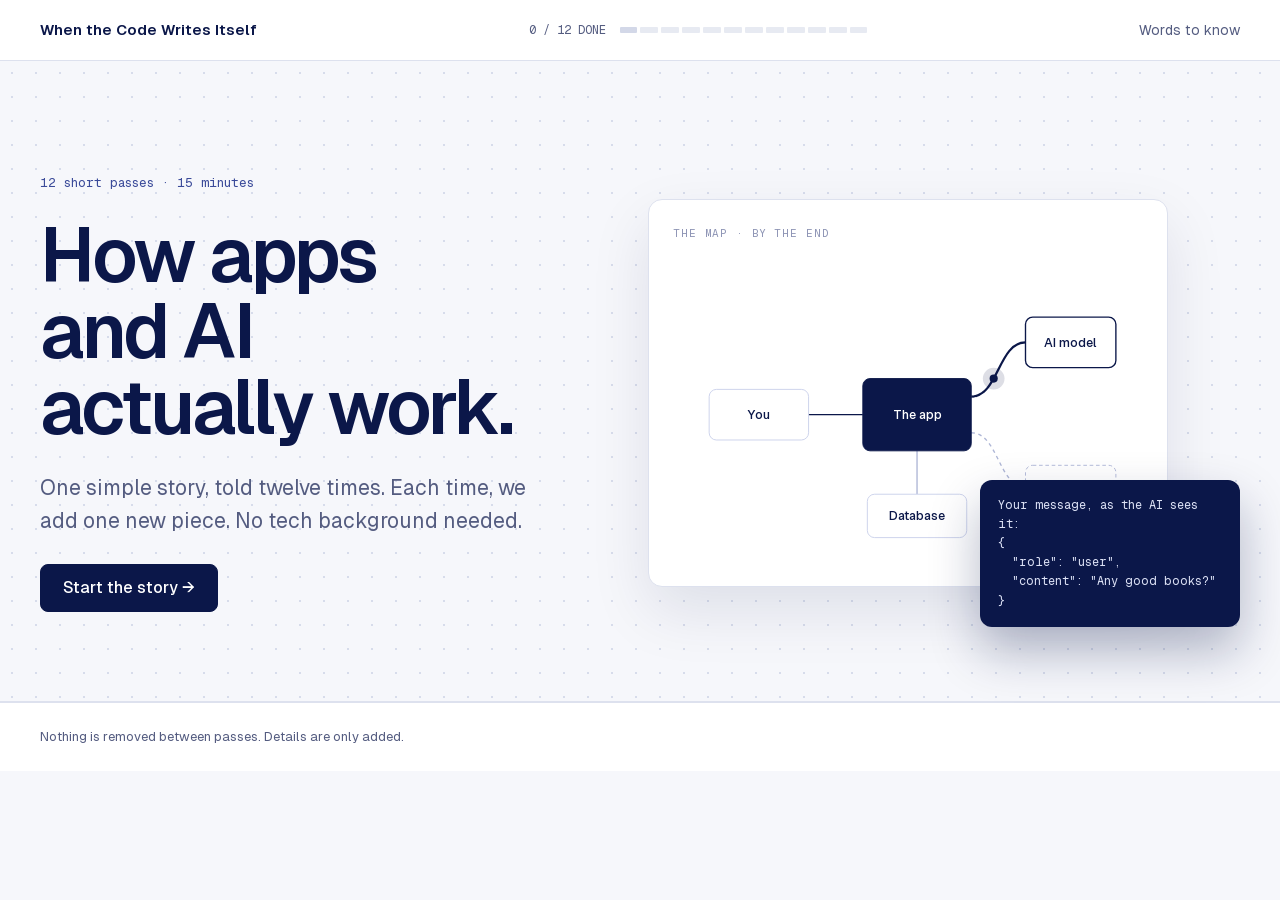
<file: index.html>
<!doctype html>
<html lang="en">
<head>
  <meta charset="utf-8">
  <meta name="viewport" content="width=device-width, initial-scale=1, viewport-fit=cover">
  <title>When the Code Writes Itself</title>
  <meta name="description" content="How apps and AI actually work. One simple story, told twelve times, with a map that grows as you go. No tech background needed.">
  <link rel="icon" href="favicon.svg" type="image/svg+xml">
  <link rel="apple-touch-icon" href="apple-touch-icon.png">
  <meta property="og:type" content="website">
  <meta property="og:title" content="When the Code Writes Itself">
  <meta property="og:description" content="How apps and AI actually work. One simple story, told twelve times. 15 minutes, no tech background needed.">
  <meta property="og:image" content="https://tubbs-the-great.github.io/tech-map/og.png">
  <meta property="og:image:width" content="1200">
  <meta property="og:image:height" content="630">
  <meta property="og:url" content="https://tubbs-the-great.github.io/tech-map/">
  <meta name="twitter:card" content="summary_large_image">
  <meta name="twitter:title" content="When the Code Writes Itself">
  <meta name="twitter:description" content="How apps and AI actually work. One simple story, told twelve times. 15 minutes, no tech background needed.">
  <meta name="twitter:image" content="https://tubbs-the-great.github.io/tech-map/og.png">
  <meta name="theme-color" content="#0B1749">
  <link rel="preload" href="fonts/Geist-Variable.woff2" as="font" type="font/woff2" crossorigin>
  <link rel="stylesheet" href="css/styles.css?v=23">
</head>
<body>
  <a class="skip" href="#story">Skip to the story</a>

  <header class="topbar">
    <div class="wrap topbar-inner">
      <a class="brand" href="#home">When the Code Writes Itself</a>
      <div class="progress" aria-label="Your progress">
        <span class="progress-label" id="progressLabel"></span>
        <ol class="progress-bar" id="progressBar"></ol>
      </div>
      <a class="toplink" href="#glossary">Words to know</a>
    </div>
  </header>

  <main>
    <section class="view hero dots" id="view-home">
      <div class="wrap hero-inner">
        <div class="hero-copy">
          <p class="eyebrow">12 short passes · 15 minutes</p>
          <h1>How apps and AI actually work.</h1>
          <p class="lede">One simple story, told twelve times. Each time, we add one new piece. No tech background needed.</p>
          <div class="actions" id="homeActions"></div>
        </div>
        <div class="hero-art" aria-hidden="true">
          <div class="hero-card">
            <span class="hero-card-label">THE MAP · BY THE END</span>
            <svg viewBox="0 0 520 360" class="hero-svg">
              <path class="h-link" d="M 150 180 L 210 180"/>
              <path class="h-link h-active" id="heroPath" d="M 330 160 C 360 160, 360 100, 390 100"/>
              <path class="h-link h-dashed" d="M 330 200 C 360 200, 360 260, 390 260"/>
              <path class="h-link h-soft" d="M 270 220 L 270 268"/>
              <g class="h-node"><rect x="40" y="152" width="110" height="56" rx="8"/><text x="95" y="185">You</text></g>
              <g class="h-node h-hub"><rect x="210" y="140" width="120" height="80" rx="8"/><text x="270" y="185">The app</text></g>
              <g class="h-node"><rect x="215" y="268" width="110" height="48" rx="8"/><text x="270" y="297">Database</text></g>
              <g class="h-node h-focus"><rect x="390" y="72" width="100" height="56" rx="8"/><text x="440" y="105">AI model</text></g>
              <g class="h-node h-opt"><rect x="390" y="236" width="100" height="48" rx="8"/><text x="440" y="265">Tools</text></g>
              <circle class="h-halo" id="heroHalo" r="12" cx="360" cy="130"/>
              <circle class="h-dot" id="heroDot" r="4.5" cx="360" cy="130"/>
            </svg>
          </div>
          <pre class="hero-json">Your message, as the AI sees it:
{
  "role": "user",
  "content": "Any good books?"
}</pre>
        </div>
      </div>
    </section>

    <section class="view lesson" id="view-lesson" hidden>
      <div class="wrap lesson-grid">
        <div class="stage" id="stage">
          <div class="stage-head"><span class="stage-caption js-caption"></span></div>
          <div class="stage-map"><svg class="js-map" role="group" aria-label="The system map, which grows with each pass"></svg></div>
          <div class="stage-foot">
            <button class="btn btn-primary btn-small btn-play js-play" type="button"><span class="js-playText">▶ Play the request</span></button>
            <button class="btn btn-small btn-ghost js-whole" type="button">Whole map</button>
            <ol class="stage-steps js-steps"></ol>
          </div>
          <p class="stage-def js-def" aria-live="polite">Tap any box on the map to see what it is.</p>
        </div>
        <div class="panel">
          <div class="panel-head">
            <span class="eyebrow" id="passEyebrow"></span>
            <span class="chapter-title" id="passTitle"></span>
          </div>
          <div class="card" id="card" tabindex="-1"></div>
          <div class="panel-foot">
            <ol class="card-dots" id="cardDots" aria-label="Steps in this pass"></ol>
            <div class="panel-nav" id="panelNav"></div>
          </div>
        </div>
      </div>
    </section>

    <section class="view" id="view-end" hidden>
      <div class="closing">
        <div class="wrap closing-inner">
          <div class="closing-head">
            <p class="eyebrow" id="closingEyebrow">THE WHOLE MAP</p>
            <h2 id="closingHeadline"></h2>
            <p class="lede" id="closingIntro"></p>
          </div>
          <div class="fullmap">
            <svg id="mapFull" role="group" aria-label="The whole system map"></svg>
            <p class="fullmap-def" id="fullDef">Tap any box to see what it is.</p>
          </div>
          <div class="closing-grid">
            <ol class="questions" id="questions"></ol>
            <div class="sofar whole">
              <span class="label">THE WHOLE STORY, IN ONE PLACE</span>
              <ol id="wholeStory"></ol>
            </div>
          </div>
          <div class="actions">
            <a class="btn btn-primary" href="cheatsheet.html" target="_blank" rel="noopener">Print the one-page cheat sheet →</a>
            <a class="btn" href="#glossary">Browse the words to know</a>
            <a class="btn btn-ghost" href="#pass-1">Read it again from pass 1</a>
          </div>
          <div class="built" id="built">
            <p class="eyebrow" id="builtEyebrow"></p>
            <h2 id="builtHeadline"></h2>
            <div class="built-grid">
              <div class="prose" id="builtParas"></div>
              <aside class="built-aside">
                <span class="label" id="builtStartTitle"></span>
                <ol class="built-steps" id="builtStart"></ol>
              </aside>
            </div>
            <p class="built-link"><a id="builtLink" href="#" target="_blank" rel="noopener"></a></p>
          </div>
        </div>
      </div>
    </section>

    <section class="view glossary" id="view-glossary" hidden>
      <div class="wrap glossary-inner">
        <a class="btn btn-small btn-ghost" href="#back" id="glossaryBack">← Back</a>
        <div class="glossary-head">
          <div>
            <p class="eyebrow">WORDS TO KNOW</p>
            <h2>Every term, in plain words.</h2>
          </div>
          <label class="search-label">Find a word
            <input class="search" id="gsearch" type="search" placeholder="e.g. API, deploy" autocomplete="off">
          </label>
        </div>
        <dl class="glist" id="glist"></dl>
      </div>
    </section>
  </main>

  <dialog class="peek-dialog" id="peek" aria-labelledby="peekTitle">
    <div class="peek-head">
      <span class="eyebrow">UNDER THE HOOD</span>
      <h3 id="peekTitle"></h3>
    </div>
    <pre id="peekCode"></pre>
    <div class="peek-foot"><button class="btn btn-primary btn-small" type="button" id="peekClose">Close</button></div>
  </dialog>

  <footer class="footer">
    <div class="wrap">Nothing is removed between passes. Details are only added.</div>
  </footer>

  <script src="js/vendor/gsap.min.js"></script>
  <script src="js/content.js?v=23"></script>
  <script src="js/map.js?v=23"></script>
  <script src="js/app.js?v=23"></script>
</body>
</html>
</file>
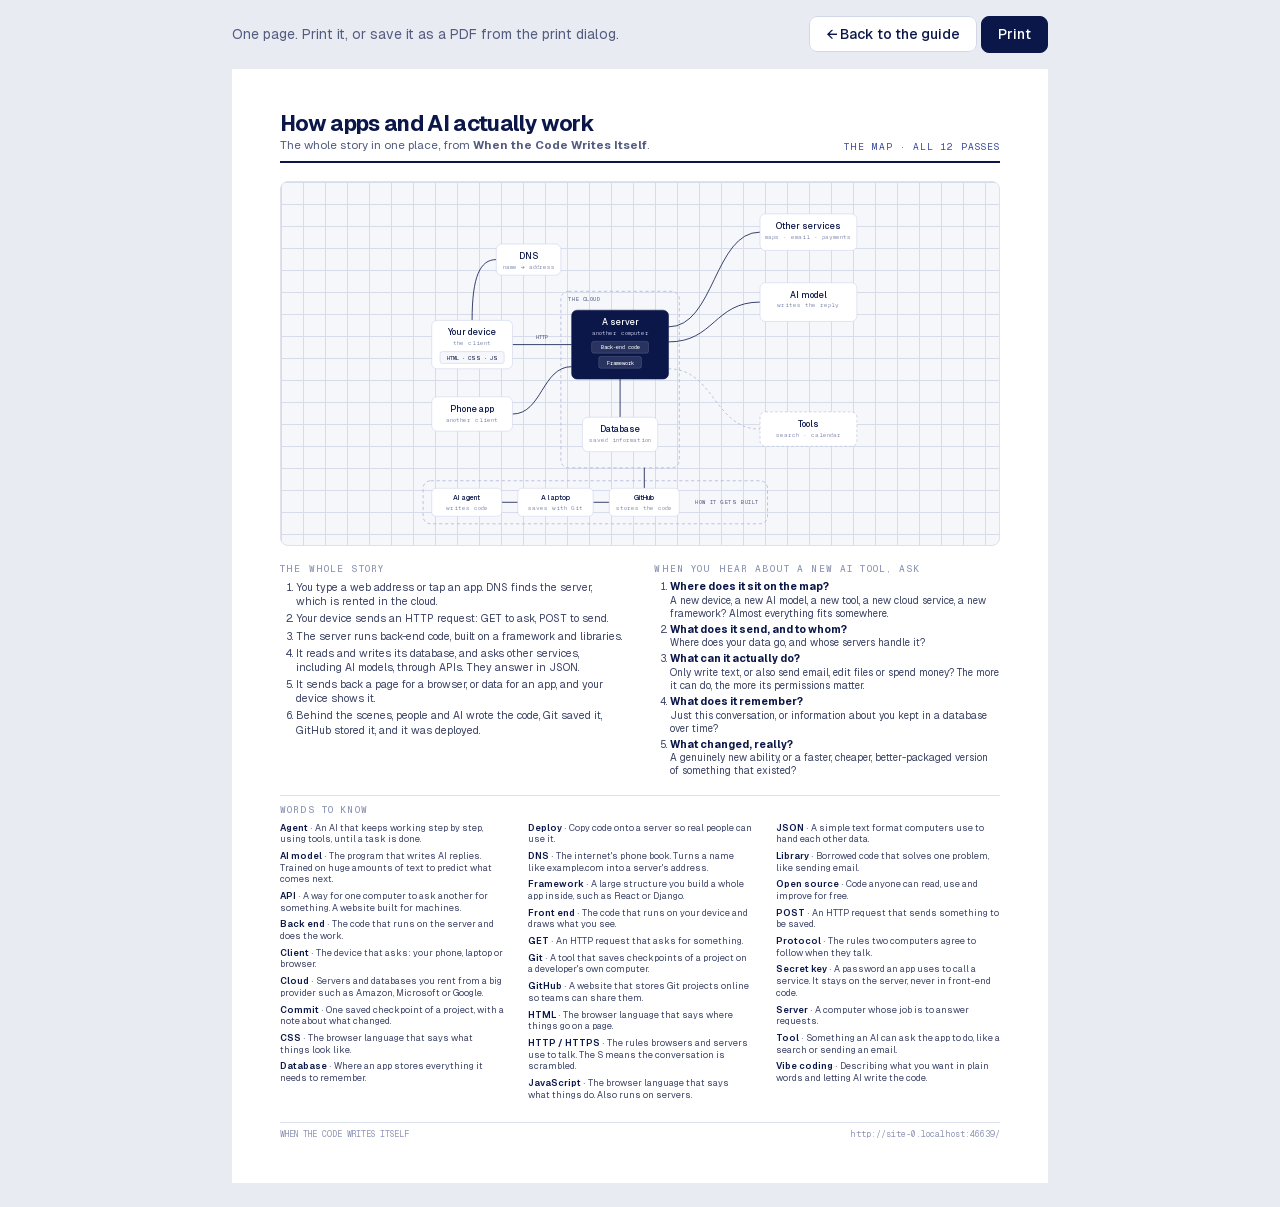
<file: cheatsheet.html>
<!doctype html>
<html lang="en">
<head>
  <meta charset="utf-8">
  <meta name="viewport" content="width=device-width, initial-scale=1">
  <title>Cheat sheet · When the Code Writes Itself</title>
  <meta name="robots" content="noindex">
  <link rel="icon" href="favicon.svg" type="image/svg+xml">
  <style>
    @font-face { font-family: "Geist"; src: url("fonts/Geist-Variable.woff2") format("woff2"); font-weight: 100 900; font-display: swap; }
    @font-face { font-family: "Geist Mono"; src: url("fonts/GeistMono-Variable.woff2") format("woff2"); font-weight: 100 900; font-display: swap; }
    :root { --navy: #0B1749; --navy-600: #3A4A99; --ink: #3B4366; --muted: #545C80; --subtle: #8E95B5; --page: #F6F7FB; --line: #DDE1EE; --line-node: #C9D0EA; --line-optional: #AEB6D6; --grid-dot: #D7DCEB; --on-navy: #FFFFFF; --on-navy-muted: #AEB6D6; --sans: "Geist", "Helvetica Neue", Arial, sans-serif; --mono: "Geist Mono", ui-monospace, Menlo, monospace; }
    * { box-sizing: border-box; }
    body { margin: 0; background: #E9EBF2; color: var(--navy); font-family: var(--sans); -webkit-font-smoothing: antialiased; }
    .toolbar { max-width: 8.5in; margin: 0 auto; padding: 16px 0; display: flex; gap: 12px; align-items: center; justify-content: space-between; flex-wrap: wrap; }
    .toolbar p { margin: 0; font-size: 14px; color: var(--muted); }
    .btn { font: inherit; font-size: 14px; font-weight: 500; padding: 9px 16px; border-radius: 8px; border: 1px solid var(--navy); background: var(--navy); color: #fff; cursor: pointer; text-decoration: none; }
    .btn.ghost { background: #fff; color: var(--navy); border-color: #D3D8E8; }
    .sheet { width: 8.5in; min-height: 11in; margin: 0 auto 24px; background: #fff; padding: 0.45in 0.5in; display: grid; grid-template-columns: 1fr 1fr; gap: 0.18in 0.3in; grid-template-rows: auto auto 1fr auto; }
    .head { grid-column: 1 / -1; display: flex; justify-content: space-between; align-items: flex-end; gap: 16px; border-bottom: 2px solid var(--navy); padding-bottom: 8px; }
    .head h1 { margin: 0; font-size: 22px; letter-spacing: -0.03em; line-height: 1.1; }
    .head .sub { margin: 2px 0 0; font-size: 11.5px; color: var(--muted); }
    .head .tag { font-family: var(--mono); font-size: 9.5px; letter-spacing: 0.1em; color: var(--navy-600); text-align: right; }
    .map { grid-column: 1 / -1; border: 1px solid var(--line); border-radius: 8px; background-color: var(--page); background-image: linear-gradient(var(--grid-dot) 1px, transparent 1px), linear-gradient(90deg, var(--grid-dot) 1px, transparent 1px); background-size: 22px 22px; padding: 6px 8px 2px; }
    .map svg { display: block; width: 100%; height: 3.7in; }
    h2 { margin: 0 0 5px; font-family: var(--mono); font-size: 9.5px; letter-spacing: 0.12em; color: var(--subtle); font-weight: 500; }
    .story ol, .q ol { margin: 0; padding-left: 16px; display: flex; flex-direction: column; gap: 3px; }
    .story li { font-size: 10.5px; line-height: 1.35; color: var(--ink); }
    .q li { font-size: 10px; line-height: 1.3; color: var(--ink); }
    .q li b { color: var(--navy); display: block; font-size: 10.5px; }
    .gloss { grid-column: 1 / -1; border-top: 1px solid var(--line); padding-top: 8px; }
    .gloss dl { margin: 0; columns: 3; column-gap: 0.25in; }
    .gloss div { break-inside: avoid; padding: 2px 0 3px; font-size: 9px; line-height: 1.3; color: var(--ink); }
    .gloss dt { display: inline; font-weight: 600; color: var(--navy); }
    .gloss dd { display: inline; margin: 0; }
    .gloss dt::after { content: " · "; color: var(--subtle); }
    .foot { grid-column: 1 / -1; display: flex; justify-content: space-between; font-family: var(--mono); font-size: 8.5px; color: var(--subtle); border-top: 1px solid var(--line); padding-top: 6px; }
    /* map drawing, same language as the site */
    .m-region rect { fill: none; stroke: var(--line-optional); stroke-width: 1.5; stroke-dasharray: 6 5; }
    .m-region text { font-family: var(--mono); font-size: 10.5px; letter-spacing: 0.1em; fill: var(--muted); }
    .m-link { fill: none; stroke: var(--navy); stroke-width: 1.5; }
    .m-link.dashed { stroke: var(--line-optional); stroke-dasharray: 5 5; }
    .m-link-label { font-family: var(--mono); font-size: 11px; fill: var(--muted); text-anchor: middle; }
    .m-node rect.box { fill: #fff; stroke: var(--line-node); stroke-width: 1; }
    .m-node.hub rect.box { fill: var(--navy); stroke: var(--navy); }
    .m-node.dashed rect.box { stroke: var(--line-optional); stroke-dasharray: 5 4; }
    .m-node .title { font-family: var(--sans); font-size: 16px; font-weight: 500; fill: var(--navy); text-anchor: middle; }
    .m-node .sub { font-family: var(--mono); font-size: 11.5px; fill: var(--subtle); text-anchor: middle; }
    .m-node.hub .title { fill: var(--on-navy); } .m-node.hub .sub { fill: var(--on-navy-muted); }
    .m-node.compact .title { font-size: 13px; }
    .m-node .chip rect { fill: var(--page); stroke: var(--line-node); stroke-width: 1; }
    .m-node.hub .chip rect { fill: rgba(255,255,255,0.12); stroke: rgba(255,255,255,0.25); }
    .m-node .chip text { font-family: var(--mono); font-size: 10.5px; fill: var(--navy); text-anchor: middle; }
    .m-node.hub .chip text { fill: var(--on-navy); }
    .m-new, .m-packet, .m-halo { display: none; }
    .m-hidden { display: none; }
    @page { size: letter portrait; margin: 0; }
    @media print {
      body { background: #fff; }
      .toolbar { display: none; }
      .sheet { margin: 0; width: 8.5in; height: 11in; min-height: 0; overflow: hidden; page-break-after: avoid; }
      * { -webkit-print-color-adjust: exact; print-color-adjust: exact; }
    }
    @media screen and (max-width: 8.7in) { .sheet { width: 100%; min-height: 0; padding: 20px; grid-template-columns: 1fr; } .map svg { height: auto; } .gloss dl { columns: 2; } .toolbar { padding: 12px 16px; } }
  </style>
</head>
<body>
  <div class="toolbar">
    <p>One page. Print it, or save it as a PDF from the print dialog.</p>
    <div><a class="btn ghost" href="index.html">← Back to the guide</a> <button class="btn" type="button" onclick="window.print()">Print</button></div>
  </div>
  <div class="sheet">
    <div class="head">
      <div>
        <h1>How apps and AI actually work</h1>
        <p class="sub">The whole story in one place, from <b>When the Code Writes Itself</b>.</p>
      </div>
      <div class="tag">THE MAP · ALL 12 PASSES</div>
    </div>
    <div class="map"><svg id="mapFull" role="img" aria-label="The whole system map"></svg></div>
    <div class="story"><h2>THE WHOLE STORY</h2><ol id="wholeStory"></ol></div>
    <div class="q"><h2>WHEN YOU HEAR ABOUT A NEW AI TOOL, ASK</h2><ol id="questions"></ol></div>
    <div class="gloss"><h2>WORDS TO KNOW</h2><dl id="glist"></dl></div>
    <div class="foot"><span>WHEN THE CODE WRITES ITSELF</span><span id="footUrl"></span></div>
  </div>
  <script src="js/vendor/gsap.min.js"></script>
  <script src="js/content.js"></script>
  <script src="js/map.js"></script>
  <script>
    (function () {
      const D = window.TECH_MAP, esc = s => s.replace(/&/g, '&amp;').replace(/</g, '&lt;');
      const FULL = window.createMap(document.getElementById('mapFull'));
      FULL.render(D.totalPasses); FULL.frame(null, false);
      document.getElementById('wholeStory').innerHTML = D.closing.wholeStory.map(t => `<li>${esc(t)}</li>`).join('');
      document.getElementById('questions').innerHTML = D.closing.questions.map(([q, t]) => `<li><b>${esc(q)}</b>${esc(t)}</li>`).join('');
      document.getElementById('glist').innerHTML = D.glossary.map(([t, d]) => `<div><dt>${esc(t)}</dt><dd>${esc(d)}</dd></div>`).join('');
      document.getElementById('footUrl').textContent = location.origin.startsWith('http') ? location.href.replace(/cheatsheet\.html.*$/, '') : '';
    })();
  </script>
</body>
</html>
</file>
<file: css/styles.css>
@font-face { font-family: "Geist"; src: url("../fonts/Geist-Variable.woff2") format("woff2"); font-weight: 100 900; font-display: swap; }
@font-face { font-family: "Geist Mono"; src: url("../fonts/GeistMono-Variable.woff2") format("woff2"); font-weight: 100 900; font-display: swap; }

/* Tech Map design system — tokens */
:root {
  --navy: #0B1749;
  --navy-600: #3A4A99;
  --ink-body: #3B4366;
  --muted: #545C80;
  --subtle: #8E95B5;
  --surface-page: #F6F7FB;
  --surface-card: #FFFFFF;
  --surface-raised: #F9FAFD;
  --line: #DDE1EE;
  --line-node: #C9D0EA;
  --line-optional: #AEB6D6;
  --grid-dot: #D7DCEB;
  --progress-off: #D3D8E8;
  --on-navy: #FFFFFF;
  --on-navy-muted: #AEB6D6;
  --code-on-navy: #DCE1F5;
  --good: #1D6B47;
  --bad: #9B2C2C;
  --sans: "Geist", "Helvetica Neue", Arial, sans-serif;
  --mono: "Geist Mono", ui-monospace, Menlo, Consolas, monospace;
  --radius-sm: 6px; --radius-md: 8px; --radius-lg: 10px; --radius-xl: 14px;
  --shadow-card: 0 24px 60px rgba(11, 23, 73, 0.10);
  --shadow-float: 0 24px 50px rgba(11, 23, 73, 0.30);
  --gutter: 40px;
  --topbar-h: 60px;
}

* { box-sizing: border-box; }
body {
  margin: 0;
  background: var(--surface-page);
  color: var(--navy);
  font-family: var(--sans);
  font-size: 16px;
  line-height: 1.5;
  -webkit-font-smoothing: antialiased;
}
h1, h2, h3, p, ol, ul, pre { margin: 0; }
h1, h2, h3 { text-wrap: balance; font-weight: 600; letter-spacing: -0.035em; }
a { color: var(--navy); }
button { font: inherit; cursor: pointer; }
:focus-visible { outline: 3px solid var(--navy-600); outline-offset: 3px; border-radius: 4px; }
.wrap {
  max-width: 1280px;
  margin: 0 auto;
  padding-left: max(var(--gutter), env(safe-area-inset-left, 0px));
  padding-right: max(var(--gutter), env(safe-area-inset-right, 0px));
}
.dots {
  background-color: var(--surface-page);
  background-image: radial-gradient(var(--grid-dot) 1px, transparent 1px);
  background-size: 24px 24px;
}
.eyebrow { font-family: var(--mono); font-size: 13px; line-height: 18px; color: var(--navy-600); }
.skip { position: absolute; left: -999px; top: 8px; background: var(--navy); color: var(--on-navy); padding: 8px 12px; border-radius: var(--radius-md); z-index: 50; }
.skip:focus { left: 16px; }

/* buttons */
.btn {
  display: inline-flex; align-items: center; gap: 8px;
  padding: 13px 22px; border-radius: var(--radius-md);
  font-size: 16px; font-weight: 500; line-height: 20px; text-decoration: none;
  border: 1px solid var(--progress-off); background: var(--surface-card); color: var(--navy);
  transition: transform .15s ease, box-shadow .15s ease, background .15s ease;
}
.btn:hover { transform: translateY(-1px); box-shadow: 0 6px 18px rgba(11, 23, 73, 0.12); }
.btn-primary { background: var(--navy); color: var(--on-navy); border-color: var(--navy); }
.btn-small { padding: 9px 16px; font-size: 14px; }
.btn-play { min-width: 150px; justify-content: center; transition: none; }
.btn-play.playing { background: var(--surface-card); color: var(--navy); border-color: var(--line); opacity: 1; }
.btn-play.playing::before { content: ""; width: 8px; height: 8px; border-radius: 4px; background: var(--navy); animation: blink 1s infinite; }
@keyframes blink { 50% { opacity: .2; } }
.btn-ghost { border-color: transparent; background: transparent; color: var(--muted); }
.btn-ghost:hover { box-shadow: none; transform: none; color: var(--navy); background: var(--surface-page); }
.btn:disabled { opacity: .5; cursor: default; transform: none; box-shadow: none; }
.btn-play.playing:disabled { opacity: 1; }

/* top bar */
.topbar {
  position: sticky; top: 0; z-index: 20;
  background: var(--surface-card);
  border-bottom: 1px solid var(--line);
}
.topbar-inner { height: var(--topbar-h); display: flex; align-items: center; justify-content: space-between; gap: 24px; }
.brand { font-size: 15px; font-weight: 600; text-decoration: none; white-space: nowrap; }
.progress { display: flex; align-items: center; gap: 14px; min-width: 0; }
.progress-label { font-family: var(--mono); font-size: 12px; color: var(--muted); font-variant-numeric: tabular-nums; white-space: nowrap; }
.progress-bar { list-style: none; padding: 0; margin: 0; display: flex; gap: 3px; }
.progress-bar li { width: clamp(8px, 1.4vw, 18px); height: 6px; border-radius: 1px; background: var(--progress-off); transition: background .3s; }
.progress-bar button { display: block; width: 100%; height: 100%; padding: 0; border: 0; background: transparent; cursor: pointer; }
.progress-bar li:hover { background: var(--navy-600); }
.progress-bar li.done { background: var(--navy); }
.progress-bar li.current { background: var(--navy-600); }

/* hero */
.hero { border-bottom: 1px solid var(--line); }
.hero-inner { min-height: 640px; padding-block: 88px 64px; display: flex; flex-wrap: wrap; gap: 56px; align-items: center; }
.hero-copy { flex: 1 1 440px; min-width: 0; display: flex; flex-direction: column; gap: 26px; }
.hero h1 { font-size: clamp(44px, 6vw, 76px); line-height: 1.0; letter-spacing: -0.04em; }
.lede { font-size: 21px; line-height: 1.55; color: var(--muted); max-width: 500px; }
.actions { display: flex; gap: 12px; flex-wrap: wrap; }
.hero-art { flex: 1 1 480px; min-width: 0; position: relative; max-width: 600px; }
.hero-card {
  position: relative; background: var(--surface-card); border: 1px solid var(--line);
  border-radius: var(--radius-xl); box-shadow: var(--shadow-card); padding: 20px 24px 8px;
  max-width: 520px; width: 88%;
}
.hero-card-label { font-family: var(--mono); font-size: 11px; letter-spacing: 0.08em; color: var(--subtle); }
.hero-svg { display: block; width: 100%; height: auto; margin-top: 8px; }
.hero-json {
  position: absolute; right: 0; bottom: -40px; width: min(260px, 70%);
  background: var(--navy); color: var(--code-on-navy); border-radius: 12px; padding: 16px 18px;
  font-family: var(--mono); font-size: 12px; line-height: 1.6; box-shadow: var(--shadow-float);
  white-space: pre-wrap; word-break: break-word;
}
.h-link { stroke: var(--navy); stroke-width: 1.5; fill: none; }
.h-active { stroke-width: 2.5; }
.h-dashed { stroke: var(--line-optional); stroke-dasharray: 4 4; }
.h-soft { stroke: var(--line-optional); }
.h-node rect { fill: var(--surface-card); stroke: var(--line-node); stroke-width: 1; }
.h-node text { font-family: var(--sans); font-size: 14px; font-weight: 500; fill: var(--navy); text-anchor: middle; }
.h-hub rect { fill: var(--navy); stroke: var(--navy); }
.h-hub text { fill: var(--on-navy); }
.h-focus rect { stroke: var(--navy); stroke-width: 1.5; }
.h-opt rect { stroke: var(--line-optional); stroke-dasharray: 4 3; }
.h-opt text { fill: var(--muted); }
.h-dot { fill: var(--navy); }
.h-halo { fill: var(--navy); opacity: .14; }

/* lesson: one pass per screen */
[hidden] { display: none !important; }
/* on desktop the lesson is locked to the window: no page scroll, nothing shifts */
@media (min-width: 961px) {
  html.lesson-mode, html.lesson-mode body { height: 100%; overflow: hidden; }
  html.lesson-mode .footer { display: none; }
}
.lesson { background: var(--surface-card); }
.lesson-grid { display: grid; grid-template-columns: minmax(0, 1.25fr) minmax(0, 1fr); gap: 36px; align-items: stretch; padding-block: 20px 24px; box-sizing: border-box; height: calc(100vh - var(--topbar-h)); min-height: 0; }
.stage {
  height: 100%; max-height: 760px; min-height: 0; display: flex; flex-direction: column;
  border: 1px solid var(--line); border-radius: var(--radius-xl); overflow: hidden;
  background-color: var(--surface-page);
  background-image: linear-gradient(var(--grid-dot) 1px, transparent 1px), linear-gradient(90deg, var(--grid-dot) 1px, transparent 1px);
  background-size: 28px 28px;
}
.stage-head { padding: 14px 18px 0; flex: none; }
.stage-caption { font-family: var(--mono); font-size: 11px; letter-spacing: 0.08em; color: var(--muted); text-transform: uppercase; }
.stage-caption.ask { color: var(--navy-600); font-weight: 500; }
.stage-map { padding: 4px 8px 0; flex: 1 1 auto; min-height: 240px; display: flex; }
.stage svg.js-map { display: block; width: 100%; height: 100%; min-height: 0; }
.stage-foot { display: flex; flex-wrap: wrap; align-items: center; gap: 10px 18px; padding: 10px 18px; flex: none; background: var(--surface-card); border-top: 1px solid var(--line); }
.stage-steps { list-style: none; padding: 0 0 4px; margin: 0; display: flex; flex-wrap: nowrap; gap: 6px 14px; overflow-x: auto; scrollbar-width: thin; flex: 1 1 200px; min-width: 0; }
.stage-steps li { font-family: var(--mono); font-size: 11.5px; color: var(--subtle); padding: 3px 0; border-bottom: 2px solid transparent; transition: color .2s, border-color .2s; white-space: nowrap; }
.stage-steps li.active { color: var(--navy); border-color: var(--navy); }
.stage-steps li.done { color: var(--muted); }
.stage-def { flex: none; padding: 12px 18px 14px; border-top: 1px solid var(--line); background: var(--surface-card); font-size: 14px; line-height: 1.5; color: var(--ink-body); min-height: 46px; }
.stage-def b { color: var(--navy); }
.m-node.askable rect.box { animation: nudge 1.6s ease-in-out infinite; }
@keyframes nudge { 50% { stroke: var(--navy-600); stroke-width: 2; } }

.panel { display: flex; flex-direction: column; min-width: 0; min-height: 0; gap: 14px; }
.panel-head { display: flex; flex-direction: column; gap: 6px; flex: none; }
.chapter-title { font-family: var(--mono); font-size: 13px; color: var(--navy-600); }
.card { flex: 1 1 auto; min-height: 0; overflow-y: auto; display: flex; flex-direction: column; gap: 18px; padding-right: 6px; outline: none; }
.card .prose-p { font-size: 18px; line-height: 1.6; color: var(--ink-body); }
.card .prose-p strong { color: var(--navy); font-weight: 600; }
.card h2 + .prose-p { margin-top: 4px; }
.card.enter { animation: cardIn .35s ease; }
@keyframes cardIn { from { opacity: 0; transform: translateY(8px); } to { opacity: 1; transform: none; } }
.card h2 { font-size: clamp(30px, 3.2vw, 42px); line-height: 1.06; }
.panel-foot { flex: none; display: flex; flex-direction: column; gap: 12px; padding-top: 14px; border-top: 1px solid var(--line); }
.card-dots { list-style: none; margin: 0; padding: 0; display: flex; gap: 8px; }
.card-dots button { width: 28px; height: 6px; border: 0; border-radius: 3px; background: var(--progress-off); cursor: pointer; padding: 0; display: block; }
.card-dots li.on button { background: var(--navy); }
.card-dots li.past button { background: var(--navy-600); }
.panel-nav { display: flex; justify-content: space-between; align-items: center; gap: 12px; flex-wrap: wrap; }
.locked-note { display: flex; flex-direction: column; align-items: flex-end; gap: 4px; }
.locked-note .note { font-size: 12px; color: var(--muted); }
.toplink { font-size: 14px; color: var(--muted); text-decoration: none; white-space: nowrap; }
.toplink:hover { color: var(--navy); }
.progress-bar li.locked { opacity: .55; }
.progress-bar li.locked button { cursor: not-allowed; }
.progress-bar li.locked:hover { background: var(--progress-off); }
.view.glossary .glossary-inner { padding-block: 32px 80px; }

/* map drawing */
.m-region rect { fill: none; stroke: var(--line-optional); stroke-width: 1.5; stroke-dasharray: 6 5; }
.m-region text { font-family: var(--mono); font-size: 10.5px; letter-spacing: 0.1em; fill: var(--muted); }
.m-link { fill: none; stroke: var(--navy); stroke-width: 1.5; transition: stroke-width .25s, stroke .25s; }
.m-link.dashed { stroke: var(--line-optional); stroke-dasharray: 5 5; }
.m-link.active { stroke-width: 2.5; }
.m-link-label { font-family: var(--mono); font-size: 11px; fill: var(--muted); text-anchor: middle; }
.m-node { cursor: pointer; transform-box: fill-box; transform-origin: center; }
.m-node rect.box { fill: var(--surface-card); stroke: var(--line-node); stroke-width: 1; transition: stroke .25s, stroke-width .25s; }
.m-node.hub rect.box { fill: var(--navy); stroke: var(--navy); }
.m-node.dashed rect.box { stroke: var(--line-optional); stroke-dasharray: 5 4; }
.m-node.focus rect.box, .m-node:hover rect.box, .m-node.selected rect.box { stroke: var(--navy); stroke-width: 2; }
.m-node.pulse rect.box { stroke: var(--navy); stroke-width: 3; }
.m-node.right rect.box { stroke: var(--good) !important; stroke-width: 3; }
.m-node.wrong rect.box { stroke: var(--bad) !important; stroke-width: 3; }
.m-node .title { font-family: var(--sans); font-size: 16px; font-weight: 500; fill: var(--navy); text-anchor: middle; }
.m-node .sub { font-family: var(--mono); font-size: 11.5px; fill: var(--subtle); text-anchor: middle; }
.m-node.hub .title { fill: var(--on-navy); }
.m-node.hub .sub { fill: var(--on-navy-muted); }
.m-node.compact .title { font-size: 13px; }
.m-node .chip rect { fill: var(--surface-page); stroke: var(--line-node); stroke-width: 1; }
.m-node.hub .chip rect { fill: rgba(255, 255, 255, 0.12); stroke: rgba(255, 255, 255, 0.25); }
.m-node .chip text { font-family: var(--mono); font-size: 10.5px; fill: var(--navy); text-anchor: middle; }
.m-node.hub .chip text { fill: var(--on-navy); }
.m-new rect { fill: var(--navy-600); }
.m-new text { font-family: var(--mono); font-size: 9px; letter-spacing: 0.1em; fill: var(--on-navy); text-anchor: middle; }
.m-packet { fill: var(--navy); }
.m-halo { fill: var(--navy); opacity: .14; }
.m-hidden { display: none; }
.m-node.sliced { opacity: .06; pointer-events: none; }
.m-node:focus-visible { outline: none; }
.m-node:focus-visible rect.box { stroke: var(--navy-600); stroke-width: 3; }
.fullmap .m-new { display: none; }
.m-node.dim, .m-link.dim, g.dim { opacity: .22; transition: opacity .4s; }
.m-node, .m-link, .m-link + * { transition: opacity .4s; }
.fullmap { background-color: var(--surface-page); background-image: linear-gradient(var(--grid-dot) 1px, transparent 1px), linear-gradient(90deg, var(--grid-dot) 1px, transparent 1px); background-size: 28px 28px; border: 1px solid var(--line); border-radius: var(--radius-xl); padding: 16px; }
.fullmap svg { display: block; width: 100%; height: auto; }
.fullmap-def { font-size: 15px; color: var(--ink-body); min-height: 1.5em; padding: 10px 4px 0; }
.fullmap-def b { color: var(--navy); }

/* text blocks */
.prose { display: flex; flex-direction: column; gap: 14px; font-size: 18px; line-height: 1.6; color: var(--ink-body); }
.prose strong { color: var(--navy); font-weight: 600; }
.words { display: flex; flex-direction: column; gap: 8px; }
.words .label { font-family: var(--mono); font-size: 11px; letter-spacing: 0.1em; color: var(--subtle); }
.words p { font-size: 16px; line-height: 1.5; color: var(--ink-body); }
.words strong { color: var(--navy); }
.sofar { border: 1px solid var(--line); border-radius: var(--radius-lg); background: var(--surface-raised); padding: 16px 18px; display: flex; flex-direction: column; gap: 8px; }
.sofar .label { font-family: var(--mono); font-size: 11px; letter-spacing: 0.1em; color: var(--subtle); }
.sofar ol { padding-left: 20px; display: flex; flex-direction: column; gap: 5px; }
.sofar li { font-size: 15px; line-height: 1.5; color: var(--muted); }
.sofar li.new { color: var(--navy); font-weight: 600; }
.sofar li.new::after { content: "+NEW"; margin-left: 8px; font-family: var(--mono); font-size: 11px; font-weight: 500; color: var(--navy-600); }
.check { border: 1px solid var(--line); border-radius: var(--radius-lg); padding: 16px 18px; display: flex; flex-direction: column; gap: 10px; background: var(--surface-card); }
.check .label { font-family: var(--mono); font-size: 11px; letter-spacing: 0.1em; color: var(--subtle); }
.check .q { font-size: 16px; font-weight: 600; line-height: 1.4; }
.options { display: flex; flex-direction: column; gap: 8px; }
.option { text-align: left; padding: 9px 13px; border: 1px solid var(--line); border-radius: var(--radius-md); background: var(--surface-page); color: var(--ink-body); font-size: 15px; transition: border-color .15s; }
.option:hover:not(:disabled) { border-color: var(--navy); }
.option:disabled { cursor: default; }
.option.right { border-color: var(--good); color: var(--good); font-weight: 600; }
.option.wrong { border-color: var(--bad); color: var(--bad); }
.hint { font-size: 14px; color: var(--muted); }
.feedback { font-size: 15px; line-height: 1.5; color: var(--ink-body); }
.feedback:empty { display: none; }
.feedback b.good { color: var(--good); }
.feedback b.bad { color: var(--bad); }

/* code peeks: open in an overlay so the card never grows */
.peek-btn { display: inline-flex; align-items: center; gap: 10px; align-self: flex-start; border: 1px solid var(--line); border-radius: var(--radius-lg); background: var(--surface-card); color: var(--navy); padding: 11px 16px; font-size: 15px; font-weight: 600; text-align: left; }
.peek-btn:hover { border-color: var(--navy); }
.peek-btn .chev { width: 7px; height: 7px; border-right: 1.5px solid var(--navy-600); border-bottom: 1.5px solid var(--navy-600); transform: rotate(-45deg); flex: none; }
.peek-dialog { border: 1px solid var(--line); border-radius: var(--radius-xl); padding: 0; width: min(640px, calc(100vw - 32px)); max-height: calc(100vh - 48px); background: var(--surface-card); color: var(--navy); box-shadow: 0 30px 80px rgba(11, 23, 73, 0.25); }
.peek-dialog::backdrop { background: rgba(11, 23, 73, 0.35); }
.peek-head { display: flex; flex-direction: column; gap: 6px; padding: 20px 22px 12px; }
.peek-head h3 { font-size: 20px; line-height: 1.3; }
.peek-dialog pre { margin: 0 22px; padding: 16px 18px; background: var(--surface-page); border: 1px solid var(--line); border-radius: var(--radius-lg); overflow: auto; max-height: calc(100vh - 220px); font-family: var(--mono); font-size: 13px; line-height: 1.6; color: var(--ink-body); white-space: pre; }
.peek-foot { display: flex; justify-content: flex-end; padding: 14px 22px 20px; }

/* closing */
.closing { border-top: 1px solid var(--line); }
.closing-inner { padding-block: 80px 72px; display: flex; flex-direction: column; gap: 40px; }
.closing-head { display: flex; flex-direction: column; gap: 16px; max-width: 760px; }
.closing h2 { font-size: clamp(32px, 4vw, 52px); line-height: 1.04; }
.closing-grid { display: grid; grid-template-columns: minmax(0, 1.1fr) minmax(0, 1fr); gap: 40px; align-items: start; }
.questions { padding-left: 24px; display: flex; flex-direction: column; gap: 18px; }
.questions li { font-size: 17px; line-height: 1.5; color: var(--ink-body); padding-left: 6px; }
.questions li::marker { font-family: var(--mono); font-size: 14px; color: var(--navy-600); }
.questions b { color: var(--navy); display: block; font-size: 18px; }
.sofar.whole { background: var(--surface-card); }
.sofar.whole li { color: var(--ink-body); }

/* how this was built */
.built { border-top: 1px solid var(--line); padding-top: 48px; display: flex; flex-direction: column; gap: 18px; }
.built h2 { font-size: clamp(28px, 3.4vw, 40px); line-height: 1.06; max-width: 640px; }
.built-grid { display: grid; grid-template-columns: minmax(0, 1.2fr) minmax(0, 1fr); gap: 40px; align-items: start; }
.built-grid .prose { font-size: 17px; max-width: 60ch; }
.built-aside { border: 1px solid var(--line); border-radius: var(--radius-lg); background: var(--surface-card); padding: 18px 20px; display: flex; flex-direction: column; gap: 12px; }
.built-aside .label { font-family: var(--mono); font-size: 11px; letter-spacing: 0.1em; color: var(--subtle); }
.built-steps { margin: 0; padding-left: 20px; display: flex; flex-direction: column; gap: 8px; font-size: 15px; line-height: 1.45; color: var(--ink-body); }
.built-steps li::marker { font-family: var(--mono); font-size: 12px; color: var(--navy-600); }
.built-steps b { color: var(--navy); }
.built-link { font-size: 14px; color: var(--muted); }
.built-link a { color: var(--muted); }
.built-link a:hover { color: var(--navy); }
.closing-head .eyebrow.done { color: var(--good); }

/* glossary */
.glossary { background: var(--surface-card); border-top: 1px solid var(--line); }
.glossary-inner { padding-block: 64px 80px; display: flex; flex-direction: column; gap: 28px; }
.glossary-head { display: flex; flex-wrap: wrap; gap: 20px; align-items: end; justify-content: space-between; }
.glossary-head > div { display: flex; flex-direction: column; gap: 10px; }
.glossary h2 { font-size: clamp(28px, 3.4vw, 40px); line-height: 1.06; }
.search-label { display: flex; flex-direction: column; gap: 6px; font-family: var(--mono); font-size: 12px; color: var(--muted); flex: 0 1 320px; min-width: 0; }
.search { width: 100%; border: 1px solid var(--progress-off); border-radius: var(--radius-md); padding: 11px 14px; font: inherit; font-size: 15px; color: var(--navy); background: var(--surface-page); }
.glist { margin: 0; display: grid; grid-template-columns: repeat(auto-fill, minmax(min(100%, 320px), 1fr)); gap: 0 40px; }
.glist > div { padding: 12px 0; border-bottom: 1px solid var(--line); min-width: 0; }
.glist dt { font-weight: 600; color: var(--navy); font-size: 16px; }
.glist dd { margin: 2px 0 0; font-size: 15px; line-height: 1.5; color: var(--ink-body); }
.glist .none { color: var(--muted); font-size: 15px; grid-column: 1 / -1; padding: 12px 0; }
.footer { background: var(--surface-card); border-top: 1px solid var(--line); }
.footer .wrap { padding-block: 24px; font-size: 13px; color: var(--muted); }

/* phones and narrow screens */
@media (max-width: 960px) {
  :root { --gutter: 20px; }
  .hero-inner { min-height: 0; padding-block: 56px 72px; gap: 40px; }
  .hero-json { position: static; width: 100%; margin-top: 14px; }
  .hero-card { width: 100%; max-width: none; }
  .lesson-grid { grid-template-columns: minmax(0, 1fr); height: auto; min-height: 0; gap: 20px; padding-block: 16px 40px; }
  .stage { height: auto; max-height: none; }
  .stage-map { min-height: 0; height: min(72vw, 420px); display: block; }
  .card { overflow: visible; padding-right: 0; }
  .closing-grid, .built-grid { grid-template-columns: minmax(0, 1fr); }
  .progress-label { display: none; }
  .toplink { display: none; }
}
@media (max-width: 480px) {
  :root { --gutter: 16px; --topbar-h: 52px; }
  .progress-bar li { width: 10px; }
  .brand { font-size: 14px; }
  .hero h1 { font-size: 40px; }
  .lede { font-size: 18px; }
  .stage-map { height: min(82vw, 420px); }
  .prose { font-size: 17px; }
}
@media (min-width: 961px) and (max-height: 760px) {
  .card h2 { font-size: clamp(26px, 2.8vw, 34px); }
  .card .prose-p { font-size: 16.5px; line-height: 1.5; }
  .card { gap: 14px; }
  .words p, .sofar li { font-size: 14.5px; }
  .lesson-grid { padding-block: 12px 16px; }
}
@media (prefers-reduced-motion: reduce) {
  .btn, .m-link, .m-node rect.box, .progress-bar li { transition: none; }
}
</file>
